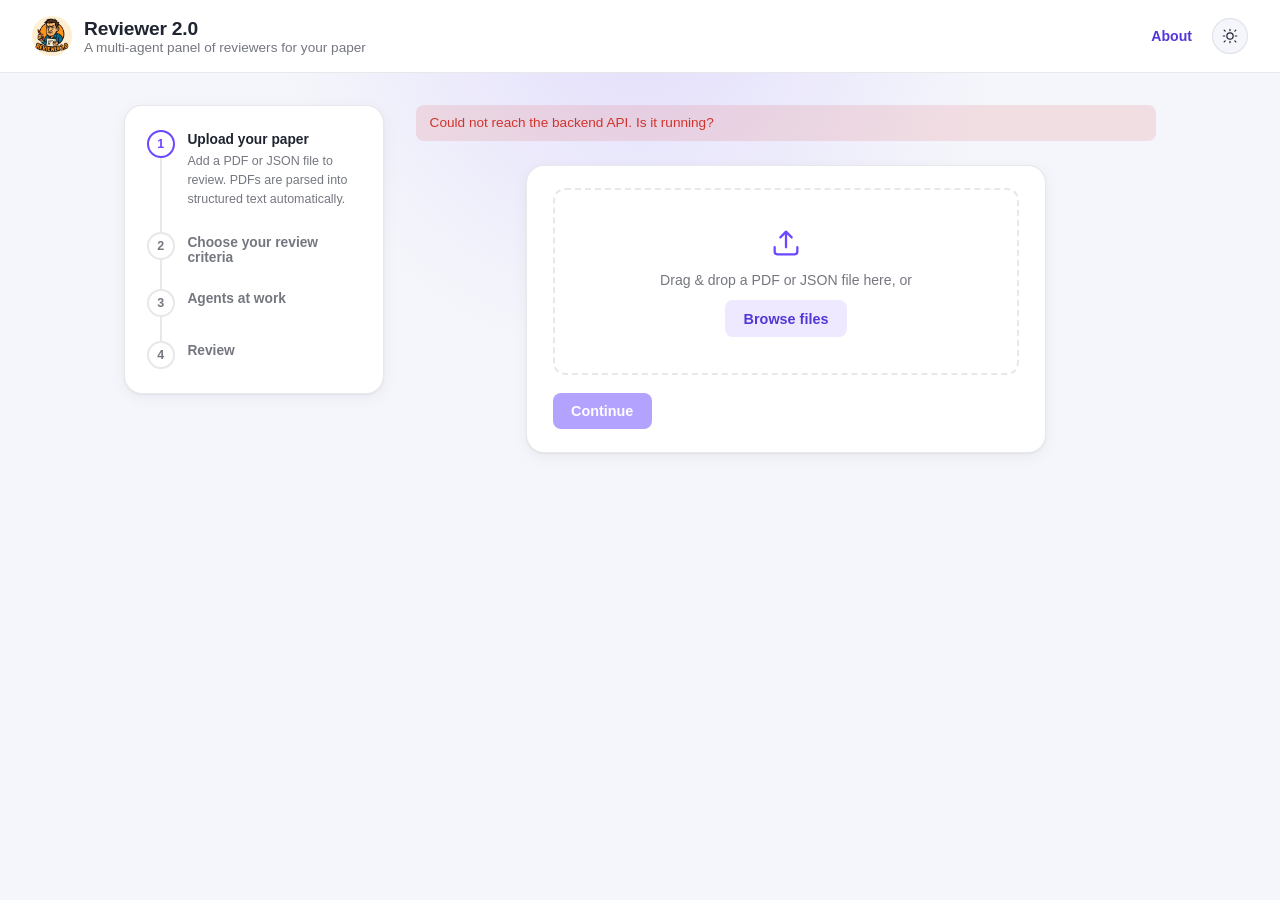
<file: frontend/index.html>
<!doctype html>
<html lang="en">
<head>
  <meta charset="UTF-8" />
  <meta name="viewport" content="width=device-width, initial-scale=1.0" />
  <title>Reviewer 2.0</title>
  <script>
    (function () {
      var theme = "light";
      try {
        theme = localStorage.getItem("reviewer2-theme") || "light";
      } catch (e) {}
      document.documentElement.setAttribute("data-theme", theme);
    })();
  </script>
  <link rel="stylesheet" href="css/styles.css" />
</head>
<body>
  <header class="topbar">
    <div class="topbar__brand">
      <img class="topbar__logo" src="assets/logo.png" alt="Reviewer 2.0 logo" />
      <div>
        <h1 class="topbar__title">Reviewer 2.0</h1>
        <p class="topbar__subtitle">A multi-agent panel of reviewers for your paper</p>
      </div>
    </div>
    <nav class="topbar__nav">
      <a class="topbar__link" href="about.html">About</a>
      <button id="theme-toggle" class="theme-toggle" type="button" aria-label="Toggle dark mode" aria-pressed="false">
        <svg class="theme-toggle__icon theme-toggle__icon--sun" viewBox="0 0 24 24" aria-hidden="true">
          <circle cx="12" cy="12" r="4.2" stroke="currentColor" fill="none" stroke-width="1.6"/>
          <path stroke="currentColor" stroke-width="1.6" stroke-linecap="round" d="M12 3v2M12 19v2M4.2 4.2l1.4 1.4M18.4 18.4l1.4 1.4M3 12h2M19 12h2M4.2 19.8l1.4-1.4M18.4 5.6l1.4-1.4"/>
        </svg>
        <svg class="theme-toggle__icon theme-toggle__icon--moon" viewBox="0 0 24 24" aria-hidden="true">
          <path stroke="currentColor" fill="none" stroke-width="1.6" stroke-linecap="round" stroke-linejoin="round" d="M20 14.5A8.5 8.5 0 1 1 9.5 4a6.8 6.8 0 0 0 10.5 10.5z"/>
        </svg>
      </button>
    </nav>
  </header>

  <main class="wizard">
    <aside class="side-panel">
      <ol class="vstepper" id="stepper">
        <li class="vstepper__item" data-step="1">
          <button type="button" class="vstepper__button">
            <span class="vstepper__dot">1</span>
            <span class="vstepper__body">
              <span class="vstepper__title">Upload your paper</span>
              <span class="vstepper__desc">Add a PDF or JSON file to review. PDFs are parsed into structured text automatically.</span>
            </span>
          </button>
        </li>
        <li class="vstepper__item" data-step="2">
          <button type="button" class="vstepper__button">
            <span class="vstepper__dot">2</span>
            <span class="vstepper__body">
              <span class="vstepper__title">Choose your review criteria</span>
              <span class="vstepper__desc">Pick which rubrics the AI review panel should evaluate.</span>
            </span>
          </button>
        </li>
        <li class="vstepper__item" data-step="3">
          <button type="button" class="vstepper__button">
            <span class="vstepper__dot">3</span>
            <span class="vstepper__body">
              <span class="vstepper__title">Agents at work</span>
              <span class="vstepper__desc">Each selected rubric is reviewed independently, then synthesized by a supervising agent.</span>
            </span>
          </button>
        </li>
        <li class="vstepper__item" data-step="4">
          <button type="button" class="vstepper__button">
            <span class="vstepper__dot">4</span>
            <span class="vstepper__body">
              <span class="vstepper__title">Review</span>
              <span class="vstepper__desc">Browse each rubric's score, read the synthesis, and export the report.</span>
            </span>
          </button>
        </li>
      </ol>
    </aside>

    <div class="wizard__content">
      <p id="error-banner" class="error-banner" hidden></p>

      <!-- Step 1: Upload -->
      <section class="step step--active" data-step="1">
        <div class="card upload-card upload-card--centered">
          <div id="dropzone" class="dropzone">
            <svg class="dropzone__icon" viewBox="0 0 24 24" aria-hidden="true">
              <path stroke="currentColor" fill="none" stroke-width="1.6" stroke-linecap="round" stroke-linejoin="round" d="M12 15V4M8 8l4-4 4 4"/>
              <path stroke="currentColor" fill="none" stroke-width="1.6" stroke-linecap="round" stroke-linejoin="round" d="M4 15v3a2 2 0 002 2h12a2 2 0 002-2v-3"/>
            </svg>
            <p class="dropzone__hint">Drag &amp; drop a PDF or JSON file here, or</p>
            <label class="button button--secondary" for="file-input">Browse files</label>
            <input id="file-input" type="file" accept=".pdf,.json" hidden />
            <p id="file-name" class="dropzone__filename" hidden></p>
          </div>
          <div class="upload-card__actions">
            <button id="continue-btn" class="button button--primary" disabled>Continue</button>
          </div>
        </div>
      </section>

      <!-- Step 2: Choose criteria -->
      <section class="step" data-step="2">
        <div class="card">
          <div class="rubric-picker">
            <div class="rubric-picker__header">
              <span class="card__title">Rubrics</span>
              <div class="rubric-picker__bulk">
                <button type="button" id="select-all" class="link-button">All</button>
                <span aria-hidden="true">&middot;</span>
                <button type="button" id="select-none" class="link-button">None</button>
              </div>
            </div>
            <div id="rubric-list" class="rubric-list"></div>
          </div>

          <div class="provider-picker">
            <span class="card__title">Citation lookup source</span>
            <p class="provider-picker__hint">Used by the Reference &amp; Citation Quality rubric to verify a sample of references.</p>
            <div class="provider-picker__options">
              <label class="provider-option">
                <input type="radio" name="citation-provider" value="tavily" checked />
                <span>Tavily <span class="provider-option__tag">Default</span></span>
              </label>
              <label class="provider-option">
                <input type="radio" name="citation-provider" value="semantic_scholar" />
                <span>Semantic Scholar</span>
              </label>
            </div>
          </div>

          <div class="upload-card__actions">
            <button id="back-to-upload-btn" class="button button--ghost">Back</button>
            <button id="generate-btn" class="button button--primary" disabled>Generate review</button>
          </div>
        </div>
      </section>

      <!-- Step 3: Live progress -->
      <section class="step" data-step="3">
        <section class="card progress-card">
          <span class="badge">Reviewing&hellip;</span>
          <ul id="progress-list" class="progress-list"></ul>
          <button id="back-to-criteria-btn" class="button button--ghost" hidden>Back to criteria</button>
        </section>
      </section>

      <!-- Step 4: Results -->
      <section class="step" data-step="4">
        <div class="results">
          <section class="card">
            <span class="badge">Paper</span>
            <h2 id="paper-title" class="paper-title"></h2>
            <p id="paper-abstract" class="paper-abstract"></p>
          </section>

          <section class="card summary-card">
            <span class="badge">Overall recommendation</span>
            <div class="summary-card__body">
              <div id="overall-gauge" class="summary-card__gauge"></div>
              <div class="summary-card__details">
                <span id="overall-recommendation" class="recommendation-pill"></span>
                <p id="meta-summary" class="meta-summary"></p>
              </div>
            </div>
          </section>

          <section class="card">
            <span class="badge">Review</span>
            <div id="tab-list" class="tab-list" role="tablist"></div>
            <div id="tab-panels" class="tab-panels"></div>
          </section>

          <section class="card export-card">
            <span class="badge">Download the review</span>
            <div class="export-card__actions">
              <button id="download-md" class="button button--secondary">Download Markdown</button>
              <button id="download-json" class="button button--secondary">Download JSON</button>
              <button id="new-review-btn" class="button button--ghost">New review</button>
            </div>
          </section>
        </div>
      </section>
    </div>
  </main>

  <script src="js/config.js"></script>
  <script src="js/theme.js"></script>
  <script src="js/icons.js"></script>
  <script src="js/api.js"></script>
  <script src="js/export.js"></script>
  <script src="js/render.js"></script>
  <script src="js/main.js"></script>
</body>
</html>
</file>
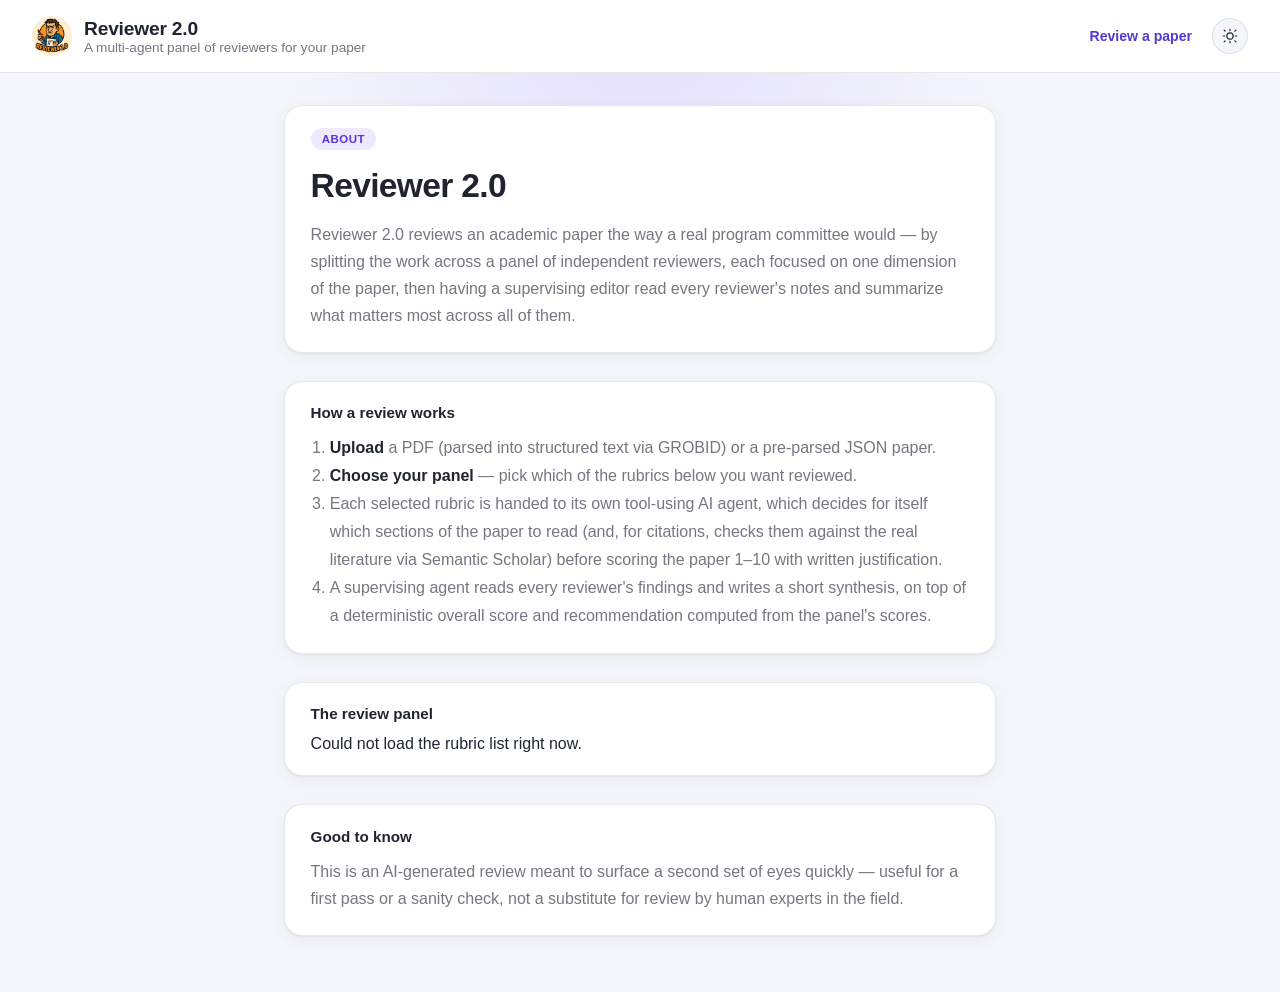
<file: frontend/about.html>
<!doctype html>
<html lang="en">
<head>
  <meta charset="UTF-8" />
  <meta name="viewport" content="width=device-width, initial-scale=1.0" />
  <title>About &middot; Reviewer 2.0</title>
  <script>
    (function () {
      var theme = "light";
      try {
        theme = localStorage.getItem("reviewer2-theme") || "light";
      } catch (e) {}
      document.documentElement.setAttribute("data-theme", theme);
    })();
  </script>
  <link rel="stylesheet" href="css/styles.css" />
</head>
<body>
  <header class="topbar">
    <div class="topbar__brand">
      <img class="topbar__logo" src="assets/logo.png" alt="Reviewer 2.0 logo" />
      <div>
        <h1 class="topbar__title">Reviewer 2.0</h1>
        <p class="topbar__subtitle">A multi-agent panel of reviewers for your paper</p>
      </div>
    </div>
    <nav class="topbar__nav">
      <a class="topbar__link" href="index.html">Review a paper</a>
      <button id="theme-toggle" class="theme-toggle" type="button" aria-label="Toggle dark mode" aria-pressed="false">
        <svg class="theme-toggle__icon theme-toggle__icon--sun" viewBox="0 0 24 24" aria-hidden="true">
          <circle cx="12" cy="12" r="4.2" stroke="currentColor" fill="none" stroke-width="1.6"/>
          <path stroke="currentColor" stroke-width="1.6" stroke-linecap="round" d="M12 3v2M12 19v2M4.2 4.2l1.4 1.4M18.4 18.4l1.4 1.4M3 12h2M19 12h2M4.2 19.8l1.4-1.4M18.4 5.6l1.4-1.4"/>
        </svg>
        <svg class="theme-toggle__icon theme-toggle__icon--moon" viewBox="0 0 24 24" aria-hidden="true">
          <path stroke="currentColor" fill="none" stroke-width="1.6" stroke-linecap="round" stroke-linejoin="round" d="M20 14.5A8.5 8.5 0 1 1 9.5 4a6.8 6.8 0 0 0 10.5 10.5z"/>
        </svg>
      </button>
    </nav>
  </header>

  <main class="layout layout--narrow">
    <section class="card">
      <span class="badge badge--on-hero">About</span>
      <h2 class="hero__title">Reviewer 2.0</h2>
      <p class="about-text">
        Reviewer 2.0 reviews an academic paper the way a real program committee
        would &mdash; by splitting the work across a panel of independent
        reviewers, each focused on one dimension of the paper, then having a
        supervising editor read every reviewer's notes and summarize what
        matters most across all of them.
      </p>
    </section>

    <section class="card">
      <span class="card__title">How a review works</span>
      <ol class="about-steps">
        <li><strong>Upload</strong> a PDF (parsed into structured text via GROBID) or a pre-parsed JSON paper.</li>
        <li><strong>Choose your panel</strong> &mdash; pick which of the rubrics below you want reviewed.</li>
        <li>
          Each selected rubric is handed to its own tool-using AI agent, which
          decides for itself which sections of the paper to read (and, for
          citations, checks them against the real literature via Semantic
          Scholar) before scoring the paper 1&ndash;10 with written justification.
        </li>
        <li>
          A supervising agent reads every reviewer's findings and writes a
          short synthesis, on top of a deterministic overall score and
          recommendation computed from the panel's scores.
        </li>
      </ol>
    </section>

    <section class="card">
      <span class="card__title">The review panel</span>
      <div id="about-rubrics" class="rubric-list rubric-list--display"></div>
    </section>

    <section class="card">
      <span class="card__title">Good to know</span>
      <p class="about-text">
        This is an AI-generated review meant to surface a second set of eyes
        quickly &mdash; useful for a first pass or a sanity check, not a
        substitute for review by human experts in the field.
      </p>
    </section>
  </main>

  <script src="js/config.js"></script>
  <script src="js/theme.js"></script>
  <script src="js/icons.js"></script>
  <script src="js/api.js"></script>
  <script>
    (async function () {
      try {
        const criteria = await fetchCriteria();
        const list = document.getElementById("about-rubrics");
        list.innerHTML = criteria
          .map(
            (c) => `
          <div class="rubric-option rubric-option--display">
            ${rubricIconSvg(c.key)}
            <span class="rubric-option__text">
              <span class="rubric-option__key">${c.key}</span>
              <span class="rubric-option__desc">${c.desc}</span>
            </span>
          </div>`
          )
          .join("");
      } catch (e) {
        document.getElementById("about-rubrics").textContent =
          "Could not load the rubric list right now.";
      }
    })();
  </script>
</body>
</html>
</file>
<file: frontend/css/styles.css>
:root {
  --color-primary: #6c47ff;
  --color-primary-dark: #5436d6;
  --color-primary-light: #efe9ff;
  --color-glow: rgba(108, 71, 255, 0.14);
  --color-bg: #f5f6fb;
  --color-surface: #ffffff;
  --color-border: rgba(31, 36, 48, 0.1);
  --color-text: #1f2430;
  --color-text-muted: rgba(31, 36, 48, 0.62);
  --color-good: #1a9e5c;
  --color-good-bg: rgba(26, 158, 92, 0.12);
  --color-mid: #b8860b;
  --color-mid-bg: rgba(184, 134, 11, 0.12);
  --color-low: #d0342c;
  --color-low-bg: rgba(208, 52, 44, 0.12);
  --radius-lg: 18px;
  --radius-md: 12px;
  --radius-sm: 8px;
  --shadow-card: 0 1px 2px rgba(16, 24, 40, 0.05), 0 4px 16px rgba(16, 24, 40, 0.05);
  --shadow-card-hover: 0 2px 4px rgba(16, 24, 40, 0.06), 0 10px 28px rgba(16, 24, 40, 0.09);
  --font-sans: -apple-system, BlinkMacSystemFont, "Segoe UI", Roboto, Helvetica, Arial, sans-serif;
}

* {
  box-sizing: border-box;
}

body {
  margin: 0;
  font-family: var(--font-sans);
  background:
    radial-gradient(560px circle at 50% 0%, var(--color-glow), transparent 65%),
    var(--color-bg);
  background-attachment: fixed;
  color: var(--color-text);
  -webkit-font-smoothing: antialiased;
}

a {
  color: var(--color-primary-dark);
}

:focus-visible {
  outline: 2px solid var(--color-primary);
  outline-offset: 2px;
}

/* ---------- Topbar ---------- */

.topbar {
  display: flex;
  align-items: center;
  padding: 1rem 2rem;
  background: var(--color-surface);
  border-bottom: 1px solid var(--color-border);
  position: sticky;
  top: 0;
  z-index: 10;
}

.topbar__brand {
  display: flex;
  align-items: center;
  gap: 0.75rem;
}

.topbar__logo {
  width: 40px;
  height: 40px;
  border-radius: 50%;
  object-fit: cover;
}

.topbar__title {
  margin: 0;
  font-size: 1.2rem;
  letter-spacing: -0.01em;
}

.topbar__subtitle {
  margin: 0;
  font-size: 0.85rem;
  color: var(--color-text-muted);
}

.topbar__nav {
  display: flex;
  align-items: center;
  gap: 1.25rem;
  margin-left: auto;
}

.topbar__link {
  font-size: 0.88rem;
  font-weight: 700;
  text-decoration: none;
}

.topbar__link:hover {
  text-decoration: underline;
}

.theme-toggle {
  display: inline-flex;
  align-items: center;
  justify-content: center;
  width: 36px;
  height: 36px;
  padding: 0;
  border: 1px solid var(--color-border);
  border-radius: 50%;
  background: var(--color-bg);
  color: var(--color-text);
  cursor: pointer;
  transition: background 0.15s ease, transform 0.15s ease;
}

.theme-toggle:hover {
  background: var(--color-primary-light);
}

.theme-toggle:active {
  transform: scale(0.94);
}

.theme-toggle__icon {
  width: 18px;
  height: 18px;
}

.theme-toggle__icon--moon {
  display: none;
}

:root[data-theme="dark"] .theme-toggle__icon--sun {
  display: none;
}

:root[data-theme="dark"] .theme-toggle__icon--moon {
  display: block;
}

/* ---------- Wizard shell (side panel + content) ---------- */

.wizard {
  display: grid;
  grid-template-columns: 260px minmax(0, 1fr);
  gap: 2rem;
  align-items: start;
  max-width: 1080px;
  margin: 0 auto;
  padding: 2rem 1.5rem 3.5rem;
}

@media (max-width: 780px) {
  .wizard {
    grid-template-columns: 1fr;
  }
}

.side-panel {
  background: var(--color-surface);
  border: 1px solid var(--color-border);
  border-radius: var(--radius-lg);
  box-shadow: var(--shadow-card);
  padding: 1.5rem 1.35rem;
}

@media (min-width: 781px) {
  .side-panel {
    position: sticky;
    top: 90px;
  }
}

.vstepper {
  list-style: none;
  margin: 0;
  padding: 0;
}

.vstepper__item {
  position: relative;
  padding-bottom: 1.5rem;
}

.vstepper__item:last-child {
  padding-bottom: 0;
}

.vstepper__item:not(:last-child)::before {
  content: "";
  position: absolute;
  left: 13px;
  top: 28px;
  bottom: 0;
  width: 2px;
  background: var(--color-border);
}

.vstepper__button {
  display: flex;
  align-items: flex-start;
  gap: 0.8rem;
  width: 100%;
  background: none;
  border: none;
  padding: 0;
  text-align: left;
  cursor: not-allowed;
}

.vstepper__button:not(:disabled) {
  cursor: pointer;
}

.vstepper__dot {
  position: relative;
  z-index: 1;
  flex-shrink: 0;
  width: 28px;
  height: 28px;
  border-radius: 50%;
  display: flex;
  align-items: center;
  justify-content: center;
  font-weight: 800;
  font-size: 0.78rem;
  background: var(--color-surface);
  border: 2px solid var(--color-border);
  color: var(--color-text-muted);
  transition: border-color 0.2s ease, background 0.2s ease, color 0.2s ease;
}

.vstepper__body {
  display: flex;
  flex-direction: column;
  padding-top: 0.15rem;
}

.vstepper__title {
  font-size: 0.86rem;
  font-weight: 700;
  color: var(--color-text-muted);
  transition: color 0.2s ease;
}

.vstepper__desc {
  font-size: 0.78rem;
  color: var(--color-text-muted);
  line-height: 1.5;
  max-height: 0;
  opacity: 0;
  overflow: hidden;
  transition: max-height 0.25s ease, opacity 0.2s ease, margin-top 0.2s ease;
}

.vstepper__item--active .vstepper__dot {
  border-color: var(--color-primary);
  color: var(--color-primary);
}

.vstepper__item--active .vstepper__title {
  color: var(--color-text);
}

.vstepper__item--active .vstepper__desc {
  max-height: 100px;
  opacity: 1;
  margin-top: 0.3rem;
}

.vstepper__item--done .vstepper__dot {
  border-color: var(--color-good);
  background: var(--color-good-bg);
  color: var(--color-good);
}

.wizard__content {
  display: flex;
  flex-direction: column;
  gap: 1.5rem;
  min-width: 0;
}

.step {
  display: none;
  animation: step-in 0.25s ease;
}

.step.step--active {
  display: block;
}

@keyframes step-in {
  from {
    opacity: 0;
    transform: translateY(6px);
  }
  to {
    opacity: 1;
    transform: translateY(0);
  }
}

/* ---------- Simple page layout (About page) ---------- */

.layout {
  display: flex;
  flex-direction: column;
  gap: 1.75rem;
  max-width: 1080px;
  margin: 0 auto;
  padding: 2rem 1.5rem 3.5rem;
}

.layout--narrow {
  max-width: 760px;
}

.card {
  background: var(--color-surface);
  border: 1px solid var(--color-border);
  border-radius: var(--radius-lg);
  box-shadow: var(--shadow-card);
  padding: 1.4rem 1.6rem;
  transition: box-shadow 0.2s ease;
}

.card__title {
  font-weight: 700;
  font-size: 0.95rem;
}

.badge {
  display: inline-flex;
  align-items: center;
  gap: 0.5rem;
  padding: 0.3rem 0.7rem;
  border-radius: 999px;
  background: var(--color-primary-light);
  color: var(--color-primary-dark);
  font-weight: 700;
  font-size: 0.72rem;
  letter-spacing: 0.04em;
  text-transform: uppercase;
}

/* ---------- Headings (About page) ---------- */

.badge--on-hero {
  margin-bottom: 1rem;
}

.hero__title {
  font-size: 2.1rem;
  line-height: 1.2;
  letter-spacing: -0.02em;
  margin: 0 0 0.9rem;
}

/* ---------- Upload ---------- */

.upload-card {
  display: flex;
  flex-direction: column;
  gap: 1.1rem;
}

.upload-card--centered {
  max-width: 520px;
  margin: 0 auto;
}

.dropzone {
  border: 2px dashed var(--color-border);
  border-radius: var(--radius-md);
  padding: 2.25rem 1rem;
  text-align: center;
  transition: border-color 0.15s ease, background 0.15s ease;
}

.dropzone.dropzone--active {
  border-color: var(--color-primary);
  background: var(--color-primary-light);
}

.dropzone__icon {
  width: 34px;
  height: 34px;
  color: var(--color-primary);
  margin-bottom: 0.5rem;
}

.dropzone__hint {
  margin: 0 0 0.75rem;
  color: var(--color-text-muted);
  font-size: 0.88rem;
}

.dropzone__filename {
  margin: 0.75rem 0 0;
  font-size: 0.85rem;
  font-weight: 700;
  max-width: 100%;
  overflow: hidden;
  text-overflow: ellipsis;
  white-space: nowrap;
}

.upload-card__actions {
  display: flex;
  gap: 0.75rem;
}

/* ---------- Buttons ---------- */

.button {
  border: none;
  border-radius: var(--radius-sm);
  padding: 0.65rem 1.15rem;
  font-size: 0.9rem;
  font-weight: 700;
  cursor: pointer;
  transition: transform 0.05s ease, background 0.15s ease, opacity 0.15s ease;
}

.button:active {
  transform: translateY(1px);
}

.button:disabled {
  opacity: 0.5;
  cursor: not-allowed;
}

.button--primary {
  background: var(--color-primary);
  color: #fff;
}

.button--primary:hover:not(:disabled) {
  background: var(--color-primary-dark);
}

.button--secondary {
  background: var(--color-primary-light);
  color: var(--color-primary-dark);
  display: inline-block;
}

.button--secondary:hover:not(:disabled) {
  background: #e2d8ff;
}

.button--ghost {
  background: transparent;
  color: var(--color-text-muted);
  border: 1px solid var(--color-border);
}

.button--ghost:hover:not(:disabled) {
  background: rgba(49, 51, 63, 0.04);
}

.link-button {
  background: none;
  border: none;
  padding: 0;
  color: var(--color-primary-dark);
  font-weight: 700;
  font-size: 0.78rem;
  cursor: pointer;
}

.error-banner {
  margin: 0;
  padding: 0.65rem 0.85rem;
  border-radius: var(--radius-sm);
  background: var(--color-low-bg);
  color: var(--color-low);
  font-size: 0.85rem;
}

/* ---------- Rubric picker ---------- */

.rubric-picker__header {
  display: flex;
  align-items: center;
  justify-content: space-between;
  gap: 1rem;
  margin-bottom: 1rem;
}

.rubric-picker__bulk {
  display: flex;
  align-items: center;
  gap: 0.4rem;
  color: var(--color-text-muted);
  font-size: 0.78rem;
}

.rubric-list {
  display: grid;
  grid-template-columns: 1fr 1fr;
  gap: 0.5rem;
}

@media (max-width: 520px) {
  .rubric-list {
    grid-template-columns: 1fr;
  }
}

.rubric-option {
  display: flex;
  align-items: flex-start;
  gap: 0.55rem;
  padding: 0.55rem 0.65rem;
  border: 1px solid var(--color-border);
  border-radius: var(--radius-sm);
  cursor: pointer;
  transition: border-color 0.15s ease, background 0.15s ease;
}

.rubric-option:hover {
  border-color: var(--color-primary);
  background: var(--color-primary-light);
}

.rubric-option input {
  margin-top: 0.2rem;
  accent-color: var(--color-primary);
  width: 15px;
  height: 15px;
  flex-shrink: 0;
}

.rubric-option__text {
  display: flex;
  flex-direction: column;
  gap: 0.1rem;
  min-width: 0;
}

.rubric-option__key {
  font-weight: 700;
  font-size: 0.82rem;
}

.rubric-option__desc {
  font-size: 0.74rem;
  color: var(--color-text-muted);
  line-height: 1.35;
}

.rubric-icon {
  width: 20px;
  height: 20px;
  color: var(--color-primary-dark);
  flex-shrink: 0;
}

/* ---------- Citation provider picker ---------- */

.provider-picker {
  margin-top: 1.25rem;
}

.provider-picker__hint {
  margin: 0.2rem 0 0.6rem;
  font-size: 0.78rem;
  color: var(--color-text-muted);
}

.provider-picker__options {
  display: flex;
  gap: 0.5rem;
  flex-wrap: wrap;
}

.provider-option {
  display: flex;
  align-items: center;
  gap: 0.4rem;
  padding: 0.5rem 0.75rem;
  border: 1px solid var(--color-border);
  border-radius: var(--radius-sm);
  cursor: pointer;
  font-size: 0.82rem;
  font-weight: 700;
  transition: border-color 0.15s ease, background 0.15s ease;
}

.provider-option:hover {
  border-color: var(--color-primary);
  background: var(--color-primary-light);
}

.provider-option input {
  accent-color: var(--color-primary);
  width: 15px;
  height: 15px;
}

.provider-option__tag {
  font-weight: 600;
  font-size: 0.68rem;
  color: var(--color-primary-dark);
}

/* ---------- Progress ---------- */

.progress-card {
  display: flex;
  flex-direction: column;
  align-items: flex-start;
  gap: 0.9rem;
}

.progress-list {
  list-style: none;
  margin: 0;
  padding: 0;
  display: flex;
  flex-direction: column;
  gap: 0.5rem;
}

.progress-item {
  display: flex;
  align-items: center;
  gap: 0.7rem;
  padding: 0.6rem 0.8rem;
  border-radius: var(--radius-sm);
  background: var(--color-bg);
  font-size: 0.88rem;
}

.progress-item__icon {
  width: 18px;
  text-align: center;
  color: var(--color-text-muted);
}

.progress-item--running .progress-item__icon {
  color: var(--color-primary);
  animation: spin 1s linear infinite;
  display: inline-block;
}

.progress-item--done .progress-item__icon {
  color: var(--color-good);
}

.progress-item--error .progress-item__icon {
  color: var(--color-low);
}

.progress-item__label {
  font-weight: 600;
  flex: 1;
}

.progress-item__status {
  color: var(--color-text-muted);
  font-size: 0.8rem;
}

@keyframes spin {
  to {
    transform: rotate(360deg);
  }
}

/* ---------- Score gauge ---------- */

.score-gauge__track {
  fill: none;
  stroke: var(--color-border);
}

.score-gauge__value {
  fill: none;
  stroke-linecap: round;
  transition: stroke-dashoffset 0.6s ease;
}

.score-gauge__label {
  font-weight: 800;
  font-size: 1.15rem;
  fill: var(--color-text);
}

.score-gauge--good .score-gauge__value {
  stroke: var(--color-good);
}

.score-gauge--mid .score-gauge__value {
  stroke: var(--color-mid);
}

.score-gauge--low .score-gauge__value {
  stroke: var(--color-low);
}

/* ---------- Results ---------- */

.results {
  display: flex;
  flex-direction: column;
  gap: 1.5rem;
}

.paper-title {
  margin: 0.5rem 0 0.25rem;
  font-size: 1.3rem;
}

.paper-abstract {
  margin: 0;
  color: var(--color-text-muted);
  line-height: 1.65;
}

.summary-card__body {
  display: flex;
  align-items: center;
  gap: 1.5rem;
  margin-top: 0.75rem;
}

@media (max-width: 560px) {
  .summary-card__body {
    flex-direction: column;
    align-items: flex-start;
  }
}

.recommendation-pill {
  display: inline-block;
  padding: 0.35rem 0.85rem;
  border-radius: 999px;
  font-weight: 800;
  font-size: 0.92rem;
  margin-bottom: 0.5rem;
}

.recommendation-pill--good {
  background: var(--color-good-bg);
  color: var(--color-good);
}

.recommendation-pill--mid {
  background: var(--color-mid-bg);
  color: var(--color-mid);
}

.recommendation-pill--low {
  background: var(--color-low-bg);
  color: var(--color-low);
}

.meta-summary {
  margin: 0;
  color: var(--color-text-muted);
  line-height: 1.6;
  font-size: 0.92rem;
}

.tab-list {
  display: flex;
  gap: 0.4rem;
  overflow-x: auto;
  scrollbar-width: thin;
  margin: 0.9rem 0 1.1rem;
  border-bottom: 1px solid var(--color-border);
  padding-bottom: 2px;
}

.tab {
  flex: 0 0 auto;
  display: flex;
  align-items: center;
  gap: 0.4rem;
  white-space: nowrap;
  padding: 0.55rem 0.9rem;
  border-radius: 10px 10px 0 0;
  background: transparent;
  font-weight: 700;
  font-size: 0.82rem;
  color: var(--color-text-muted);
  cursor: pointer;
  border: none;
  transition: background 0.15s ease, color 0.15s ease;
}

.tab .rubric-icon {
  width: 16px;
  height: 16px;
  color: currentColor;
}

.tab:hover {
  background: var(--color-bg);
}

.tab.tab--active {
  background: var(--color-primary);
  color: #fff;
}

.tab-panel {
  display: none;
  animation: fade-in 0.2s ease;
}

.tab-panel.tab-panel--active {
  display: block;
}

@keyframes fade-in {
  from {
    opacity: 0;
    transform: translateY(2px);
  }
  to {
    opacity: 1;
    transform: translateY(0);
  }
}

.tab-panel__head {
  display: flex;
  align-items: center;
  gap: 1rem;
  margin-bottom: 0.9rem;
}

.tab-panel__synonyms {
  margin: 0 0 0.3rem;
  font-size: 0.78rem;
  color: var(--color-text-muted);
}

.tab-panel__desc {
  margin: 0;
  color: var(--color-text-muted);
  font-size: 0.9rem;
}

.tab-panel__text {
  line-height: 1.65;
  white-space: pre-wrap;
}

.tab-panel__bullets {
  margin: 0.9rem 0 0;
  padding-left: 1.2rem;
  line-height: 1.6;
}

.export-card__actions {
  display: flex;
  gap: 0.75rem;
  margin-top: 0.75rem;
}

.empty-state {
  text-align: center;
  color: var(--color-text-muted);
  padding: 2.5rem 1.5rem;
}

/* ---------- About page ---------- */

.about-text {
  color: var(--color-text-muted);
  line-height: 1.7;
  margin: 0.75rem 0 0;
}

.about-steps {
  margin: 0.75rem 0 0;
  padding-left: 1.2rem;
  color: var(--color-text-muted);
  line-height: 1.75;
}

.about-steps strong {
  color: var(--color-text);
}

.rubric-list--display {
  grid-template-columns: 1fr 1fr;
  margin-top: 0.75rem;
}

.rubric-option--display {
  cursor: default;
}

.rubric-option--display:hover {
  border-color: var(--color-border);
  background: none;
}

:root[data-theme="dark"] {
  --color-bg: #14151c;
  --color-surface: #1c1e27;
  --color-border: rgba(255, 255, 255, 0.1);
  --color-text: #eef0f6;
  --color-text-muted: rgba(238, 240, 246, 0.65);
  --color-primary-light: rgba(108, 71, 255, 0.18);
  --color-glow: rgba(108, 71, 255, 0.22);
}
</file>
